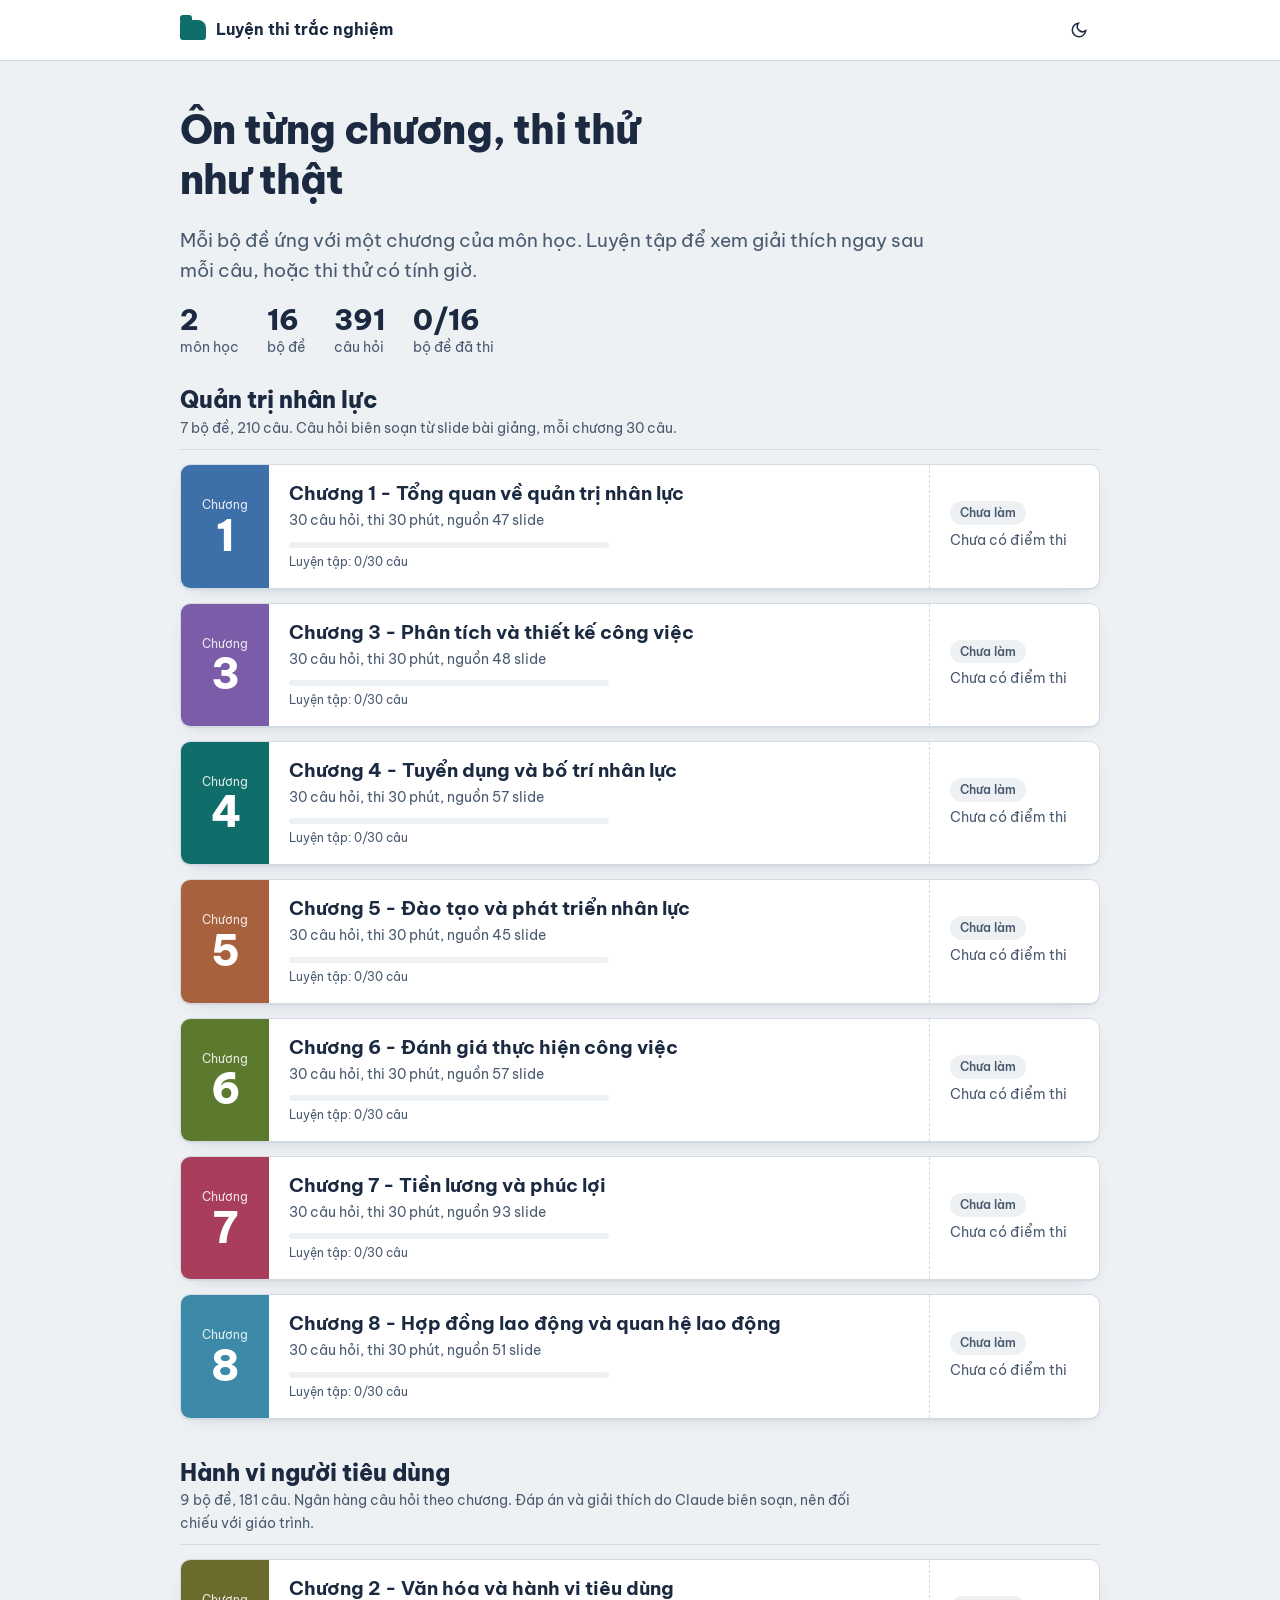
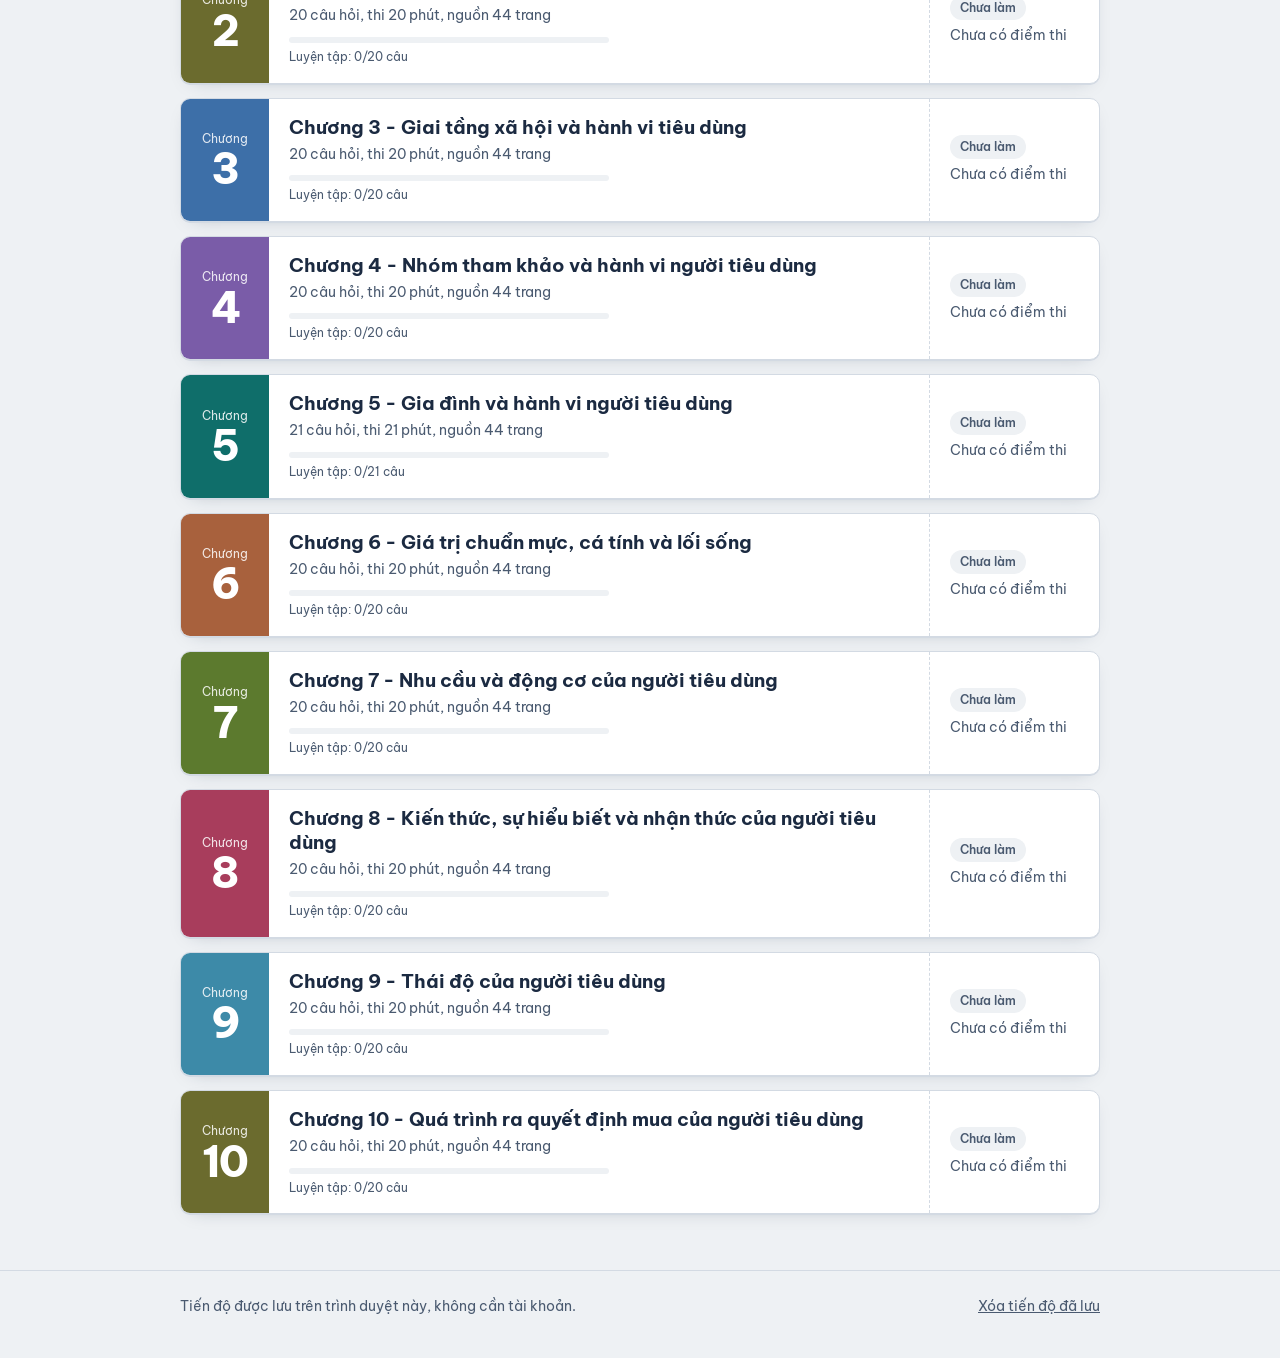
<file: index.html>
<!DOCTYPE html>
<html lang="vi" data-root=".">
<head>
  <meta charset="UTF-8">
  <meta name="viewport" content="width=device-width, initial-scale=1">
  <title>Luyện thi trắc nghiệm</title>
  <meta name="description" content="Luyện tập và thi thử trắc nghiệm theo từng chương: Quản trị nhân lực, Hành vi người tiêu dùng.">
  <link rel="icon" href="data:image/svg+xml,%3Csvg xmlns=%27http://www.w3.org/2000/svg%27 viewBox=%270 0 32 32%27%3E%3Cpath d=%27M3 8h10l3 3h13v16H3z%27 fill=%27%230f6e6a%27/%3E%3C/svg%3E">
  <link rel="preconnect" href="https://fonts.googleapis.com">
  <link rel="preconnect" href="https://fonts.gstatic.com" crossorigin>
  <link href="https://fonts.googleapis.com/css2?family=Be+Vietnam+Pro:wght@400;600;700;800&display=swap" rel="stylesheet">
  <link rel="stylesheet" href="css/style.css">
</head>
<body>
  <header class="site-header">
    <div class="wrap">
      <a class="brand" href="index.html"><span class="brand-mark" aria-hidden="true"></span><span id="site-title">Luyện thi trắc nghiệm</span></a>
      <div class="header-actions">
        <button id="theme-toggle" class="btn btn-ghost icon-btn" type="button" aria-pressed="false" aria-label="Chuyển giao diện tối"></button>
      </div>
    </div>
  </header>

  <main class="wrap" id="home-content">
    <section class="home-intro">
      <h1>Ôn từng chương, thi thử như thật</h1>
      <p>Mỗi bộ đề ứng với một chương của môn học. Luyện tập để xem giải thích ngay sau mỗi câu, hoặc thi thử có tính giờ.</p>
      <div class="totals" id="totals" aria-live="polite"></div>
    </section>

    <div id="drawer" class="subjects">
      <p class="loading">Đang tải danh sách bộ đề…</p>
    </div>
  </main>

  <footer class="site-footer">
    <div class="wrap">
      <span>Tiến độ được lưu trên trình duyệt này, không cần tài khoản.</span>
      <button class="link-btn" id="reset-progress" type="button">Xóa tiến độ đã lưu</button>
    </div>
  </footer>

  <script src="js/storage.js"></script>
  <script src="js/data-loader.js"></script>
  <script src="js/app.js"></script>
</body>
</html>
</file>
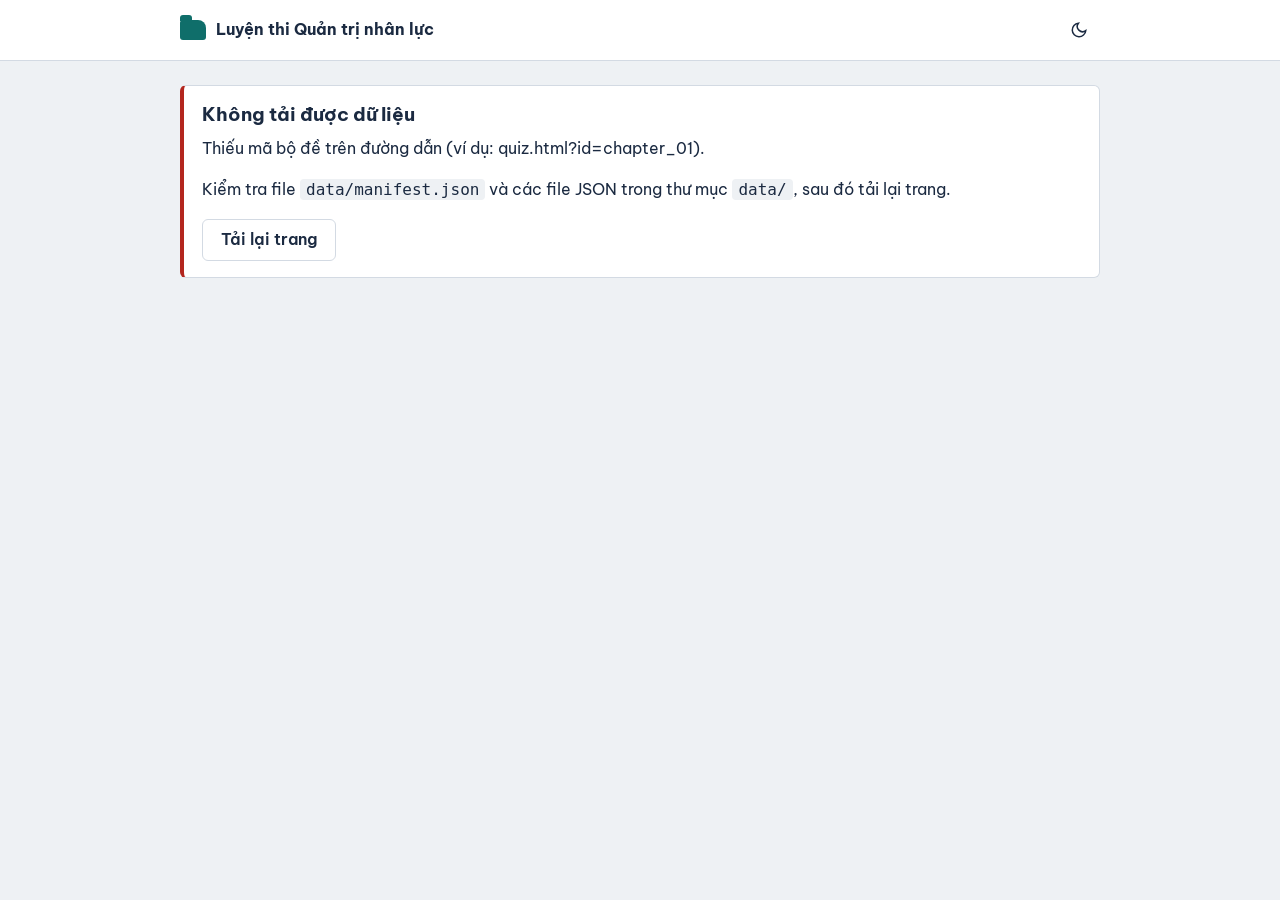
<file: pages/quiz.html>
<!DOCTYPE html>
<html lang="vi" data-root="..">
<head>
  <meta charset="UTF-8">
  <meta name="viewport" content="width=device-width, initial-scale=1">
  <title>Bộ đề – Luyện thi Quản trị nhân lực</title>
  <link rel="icon" href="data:image/svg+xml,%3Csvg xmlns=%27http://www.w3.org/2000/svg%27 viewBox=%270 0 32 32%27%3E%3Cpath d=%27M3 8h10l3 3h13v16H3z%27 fill=%27%230f6e6a%27/%3E%3C/svg%3E">
  <link rel="preconnect" href="https://fonts.googleapis.com">
  <link rel="preconnect" href="https://fonts.gstatic.com" crossorigin>
  <link href="https://fonts.googleapis.com/css2?family=Be+Vietnam+Pro:wght@400;600;700;800&display=swap" rel="stylesheet">
  <link rel="stylesheet" href="../css/style.css">
  <link rel="stylesheet" href="../css/quiz.css">
</head>
<body>
  <header class="site-header">
    <div class="wrap">
      <a class="brand" href="../index.html"><span class="brand-mark" aria-hidden="true"></span><span>Luyện thi Quản trị nhân lực</span></a>
      <div class="header-actions">
        <button id="theme-toggle" class="btn btn-ghost icon-btn" type="button" aria-pressed="false" aria-label="Chuyển giao diện tối"></button>
      </div>
    </div>
  </header>

  <main class="wrap" id="quiz-root">
    <p class="loading">Đang tải bộ đề…</p>

    <!-- Trang chi tiết bộ đề -->
    <section id="view-detail" class="view" hidden>
      <a class="back-link" href="../index.html">Tất cả bộ đề</a>
      <div class="detail-head">
        <span class="detail-tab" id="detail-tab" aria-hidden="true"><small>Chương</small><b id="detail-num"></b></span>
        <div>
          <h1 id="detail-title"></h1>
          <p class="detail-desc" id="detail-desc"></p>
        </div>
      </div>

      <div class="detail-grid">
        <div class="panel">
          <h2>Thông tin bộ đề</h2>
          <dl class="facts" id="detail-facts"></dl>
          <h3>Chủ đề trong bộ đề</h3>
          <ul class="topic-list" id="detail-topics"></ul>
        </div>

        <div class="panel">
          <h2>Chọn chế độ</h2>
          <fieldset class="modes">
            <legend class="visually-hidden">Chế độ làm bài</legend>
            <label class="mode">
              <input type="radio" name="mode" value="practice" checked>
              <span class="mode-body">
                <b>Luyện tập</b>
                <span>Xem đúng/sai và lời giải thích ngay sau mỗi câu. Không tính giờ, tiến độ được lưu lại.</span>
              </span>
            </label>
            <label class="mode">
              <input type="radio" name="mode" value="exam">
              <span class="mode-body">
                <b>Thi thử</b>
                <span id="exam-mode-desc">Làm cả 30 câu trong 30 phút, chỉ xem đáp án sau khi nộp bài. Hết giờ bài sẽ tự nộp.</span>
              </span>
            </label>
          </fieldset>
          <label class="check"><input type="checkbox" id="opt-shuffle"> Trộn thứ tự câu hỏi</label>
          <button class="btn btn-primary btn-block" id="start-btn" type="button">Bắt đầu luyện tập</button>
          <div class="history" id="detail-history"></div>
        </div>
      </div>
    </section>

    <!-- Chế độ luyện tập -->
    <section id="view-practice" class="view" hidden>
      <div class="run-bar">
        <button class="btn btn-ghost" type="button" data-action="exit">Thoát</button>
        <div class="run-progress">
          <span id="p-count"></span>
          <span class="meter"><i id="p-meter"></i></span>
        </div>
        <span class="run-score" id="p-score"></span>
      </div>

      <article class="q-card" id="p-card" aria-live="polite"></article>

      <div class="q-nav">
        <button class="btn" type="button" id="p-prev">Câu trước</button>
        <button class="btn btn-ghost btn-danger" type="button" id="p-reset">Làm lại từ đầu</button>
        <button class="btn btn-primary" type="button" id="p-next">Câu tiếp theo</button>
      </div>
      <p class="kbd-hint">Phím tắt: A–D hoặc 1–4 để chọn, ← → để chuyển câu.</p>
    </section>

    <!-- Chế độ thi -->
    <section id="view-exam" class="view" hidden>
      <div class="run-bar exam-bar">
        <span class="timer" id="e-timer" role="timer" aria-live="off">30:00</span>
        <span class="run-progress"><span id="e-count"></span><span class="meter"><i id="e-meter"></i></span></span>
        <button class="btn btn-primary" type="button" id="e-submit">Nộp bài</button>
      </div>

      <div class="exam-layout">
        <div>
          <article class="q-card" id="e-card"></article>
          <div class="q-nav">
            <button class="btn" type="button" id="e-prev">Câu trước</button>
            <button class="btn btn-ghost" type="button" id="e-flag" aria-pressed="false">Đánh dấu xem lại</button>
            <button class="btn" type="button" id="e-next">Câu tiếp theo</button>
          </div>
          <p class="kbd-hint">Phím tắt: A–D hoặc 1–4 để chọn, ← → để chuyển câu, F để đánh dấu.</p>
        </div>
        <aside class="panel navigator" aria-label="Danh sách câu hỏi">
          <h2>Danh sách câu</h2>
          <div class="nav-grid" id="e-grid"></div>
          <ul class="legend">
            <li><i class="dot answered"></i>Đã trả lời</li>
            <li><i class="dot"></i>Chưa trả lời</li>
            <li><i class="dot flagged"></i>Cần xem lại</li>
          </ul>
        </aside>
      </div>
    </section>

    <dialog id="confirm-dialog" class="dialog">
      <form method="dialog">
        <h2 id="confirm-title">Nộp bài?</h2>
        <p id="confirm-text"></p>
        <div class="dialog-actions">
          <button class="btn" value="cancel" type="submit">Làm tiếp</button>
          <button class="btn btn-primary" value="ok" type="submit" id="confirm-ok">Nộp bài</button>
        </div>
      </form>
    </dialog>
  </main>

  <script src="../js/storage.js"></script>
  <script src="../js/data-loader.js"></script>
  <script src="../js/app.js"></script>
  <script src="../js/quiz.js"></script>
</body>
</html>
</file>
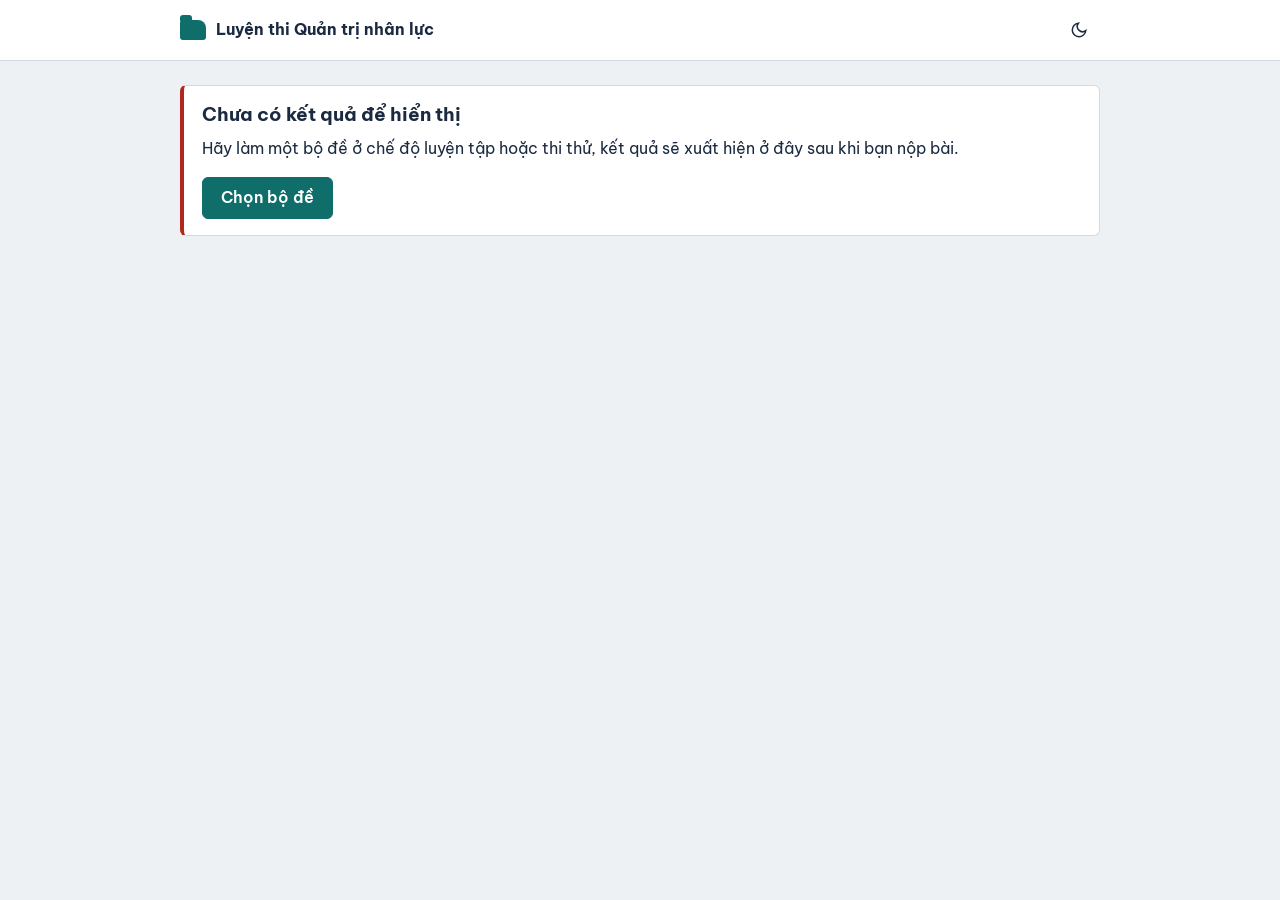
<file: pages/result.html>
<!DOCTYPE html>
<html lang="vi" data-root="..">
<head>
  <meta charset="UTF-8">
  <meta name="viewport" content="width=device-width, initial-scale=1">
  <title>Kết quả – Luyện thi Quản trị nhân lực</title>
  <link rel="icon" href="data:image/svg+xml,%3Csvg xmlns=%27http://www.w3.org/2000/svg%27 viewBox=%270 0 32 32%27%3E%3Cpath d=%27M3 8h10l3 3h13v16H3z%27 fill=%27%230f6e6a%27/%3E%3C/svg%3E">
  <link rel="preconnect" href="https://fonts.googleapis.com">
  <link rel="preconnect" href="https://fonts.gstatic.com" crossorigin>
  <link href="https://fonts.googleapis.com/css2?family=Be+Vietnam+Pro:wght@400;600;700;800&display=swap" rel="stylesheet">
  <link rel="stylesheet" href="../css/style.css">
  <link rel="stylesheet" href="../css/result.css">
</head>
<body>
  <header class="site-header">
    <div class="wrap">
      <a class="brand" href="../index.html"><span class="brand-mark" aria-hidden="true"></span><span>Luyện thi Quản trị nhân lực</span></a>
      <div class="header-actions">
        <button id="theme-toggle" class="btn btn-ghost icon-btn" type="button" aria-pressed="false" aria-label="Chuyển giao diện tối"></button>
      </div>
    </div>
  </header>

  <main class="wrap" id="result-root">
    <p class="loading">Đang tải kết quả…</p>

    <section id="result-view" hidden>
      <div class="result-head">
        <div class="score-sheet">
          <p class="score-label" id="r-mode"></p>
          <p class="score-big"><span id="r-score"></span><small>/10</small></p>
          <p class="score-sub" id="r-sub"></p>
        </div>
        <div class="result-info">
          <h1 id="r-title"></h1>
          <p class="time-up" id="r-timeup" hidden>Hết giờ, bài đã được tự động nộp.</p>
          <div class="split" id="r-split" role="img"></div>
          <dl class="stats" id="r-stats"></dl>
          <div class="result-actions">
            <a class="btn btn-primary" id="r-retry" href="#">Làm lại bài</a>
            <a class="btn" id="r-detail" href="#">Chọn chế độ khác</a>
            <a class="btn btn-ghost" href="../index.html">Về trang chủ</a>
          </div>
        </div>
      </div>

      <section class="review">
        <div class="review-head">
          <h2>Chi tiết từng câu</h2>
          <div class="filters" role="group" aria-label="Lọc câu hỏi" id="r-filters"></div>
        </div>
        <ol class="review-list" id="r-list"></ol>
      </section>
    </section>
  </main>

  <script src="../js/storage.js"></script>
  <script src="../js/data-loader.js"></script>
  <script src="../js/app.js"></script>
  <script src="../js/result.js"></script>
</body>
</html>
</file>
<file: css/style.css>
/* ===== Design tokens ===== */
:root {
  --paper: #eef1f4;
  --sheet: #ffffff;
  --ink: #1b2a41;
  --ink-soft: #4a5a70;
  --line: #d3dae3;
  --accent: #0f6e6a;
  --accent-soft: #dcefed;
  --ok: #2e7d32;
  --ok-soft: #e3f2e4;
  --bad: #b3261e;
  --bad-soft: #fbe5e3;
  --warn: #9a6400;
  --warn-soft: #fff1d6;
  --focus: #2563eb;

  /* chapter tab hues (index tabs) */
  --tab-1: #3d6fa8; --tab-2: #7a5ca8; --tab-3: #0f6e6a; --tab-4: #a8613d;
  --tab-5: #5c7a2e; --tab-6: #a83d5c; --tab-7: #3d8aa8; --tab-8: #6b6b2e;

  --font: "Be Vietnam Pro", system-ui, -apple-system, "Segoe UI", Roboto, Arial, sans-serif;
  --step--1: 0.875rem;
  --step-0: 1rem;
  --step-1: 1.2rem;
  --step-2: 1.44rem;
  --step-3: 1.73rem;
  --step-4: 2.49rem;

  --r-sm: 6px;
  --r-md: 10px;
  --shadow: 0 1px 0 var(--line), 0 6px 18px -12px rgba(27, 42, 65, .35);
  --maxw: 960px;
}

html[data-theme="dark"] {
  --paper: #141b26;
  --sheet: #1c2533;
  --ink: #e6ebf2;
  --ink-soft: #a6b2c3;
  --line: #2f3b4d;
  --accent: #4fb8b1;
  --accent-soft: #1c3836;
  --ok: #6cc070;
  --ok-soft: #1d3320;
  --bad: #f08a80;
  --bad-soft: #3d2120;
  --warn: #e3b25a;
  --warn-soft: #3a2f17;
  --focus: #7aa7ff;
  --shadow: 0 1px 0 var(--line), 0 8px 20px -14px rgba(0, 0, 0, .7);
}

/* ===== Base ===== */
*, *::before, *::after { box-sizing: border-box; }
html { -webkit-text-size-adjust: 100%; }
body {
  margin: 0;
  font-family: var(--font);
  font-size: var(--step-0);
  line-height: 1.6;
  color: var(--ink);
  background: var(--paper);
  min-height: 100vh;
}
h1, h2, h3 { line-height: 1.25; margin: 0 0 .5em; }
p { margin: 0 0 1em; }
a { color: var(--accent); }
button { font: inherit; color: inherit; }
:focus-visible { outline: 3px solid var(--focus); outline-offset: 2px; border-radius: 4px; }
.visually-hidden {
  position: absolute !important; width: 1px; height: 1px; overflow: hidden;
  clip: rect(0 0 0 0); white-space: nowrap;
}
@media (prefers-reduced-motion: reduce) {
  *, *::before, *::after { animation: none !important; transition: none !important; }
}

.wrap { max-width: var(--maxw); margin: 0 auto; padding: 0 20px; }

/* ===== Header ===== */
.site-header {
  border-bottom: 1px solid var(--line);
  background: var(--sheet);
}
.site-header .wrap {
  display: flex; align-items: center; justify-content: space-between; gap: 16px;
  min-height: 60px;
}
.brand {
  display: flex; align-items: center; gap: 10px;
  font-weight: 700; color: var(--ink); text-decoration: none; font-size: var(--step-0);
}
.brand-mark {
  width: 26px; height: 20px; border-radius: 3px 8px 3px 3px; background: var(--accent);
  position: relative;
}
.brand-mark::before {
  content: ""; position: absolute; left: 0; top: -5px; width: 12px; height: 6px;
  background: var(--accent); border-radius: 3px 3px 0 0;
}
.header-actions { display: flex; gap: 8px; align-items: center; }

/* ===== Buttons ===== */
.btn {
  display: inline-flex; align-items: center; justify-content: center; gap: 8px;
  min-height: 42px; padding: 0 18px; border-radius: var(--r-sm);
  border: 1px solid var(--line); background: var(--sheet); color: var(--ink);
  font-weight: 600; cursor: pointer; text-decoration: none;
  transition: background .15s, border-color .15s;
}
.btn:hover { border-color: var(--ink-soft); }
.btn-primary { background: var(--accent); border-color: var(--accent); color: #fff; }
html[data-theme="dark"] .btn-primary { color: #0e1a19; }
.btn-primary:hover { filter: brightness(1.08); border-color: var(--accent); }
.btn-ghost { background: transparent; border-color: transparent; }
.btn-ghost:hover { background: var(--accent-soft); border-color: transparent; }
.btn-danger { color: var(--bad); }
.btn[disabled] { opacity: .45; cursor: not-allowed; }
.icon-btn { min-width: 42px; padding: 0 10px; }

/* ===== Home ===== */
.home-intro { padding: 44px 0 20px; }
.home-intro h1 { font-size: var(--step-4); font-weight: 800; letter-spacing: -0.02em; max-width: 18ch; }
.home-intro p { color: var(--ink-soft); max-width: 60ch; font-size: var(--step-1); }
.totals { display: flex; flex-wrap: wrap; gap: 28px; margin-top: 18px; }
.totals div { display: flex; flex-direction: column; }
.totals strong { font-size: var(--step-3); font-weight: 800; line-height: 1.1; }
.totals span { color: var(--ink-soft); font-size: var(--step--1); }

.subjects { margin: 8px 0 56px; display: grid; gap: 40px; }
.subject-head { margin-bottom: 14px; border-bottom: 1px solid var(--line); padding-bottom: 10px; }
.subject-head h2 { font-size: var(--step-2); font-weight: 800; margin: 0 0 2px; }
.subject-head p { color: var(--ink-soft); font-size: var(--step--1); margin: 0; max-width: 75ch; }
.drawer { list-style: none; margin: 0; padding: 0; display: grid; gap: 14px; }

/* Folder row: index tab on the left carries the chapter number */
.folder {
  display: grid; grid-template-columns: 88px 1fr auto; align-items: stretch;
  background: var(--sheet); border-radius: var(--r-md); box-shadow: var(--shadow);
  text-decoration: none; color: inherit; overflow: hidden;
  border: 1px solid var(--line);
}
.folder:hover { border-color: var(--tab, var(--accent)); }
.folder-tab {
  background: var(--tab, var(--accent)); color: #fff;
  display: flex; flex-direction: column; align-items: center; justify-content: center;
  padding: 14px 6px;
}
.folder-tab small { font-size: .72rem; opacity: .85; }
.folder-tab b { font-size: 2.6rem; font-weight: 800; line-height: 1; letter-spacing: -0.03em; }
.folder-body { padding: 16px 20px; min-width: 0; display: block; }
.folder-body .meter { max-width: 320px; }
.folder-body h3 { font-size: var(--step-1); font-weight: 700; margin: 0 0 4px; }
.folder-meta { color: var(--ink-soft); font-size: var(--step--1); margin: 0 0 10px; }
.folder-desc { color: var(--ink-soft); font-size: var(--step--1); margin: 0 0 10px; max-width: 70ch; }
.folder-side {
  padding: 16px 20px; border-left: 1px dashed var(--line);
  display: flex; flex-direction: column; justify-content: center; gap: 4px; min-width: 170px;
  font-size: var(--step--1); color: var(--ink-soft);
}
.folder-side .score { font-size: var(--step-2); font-weight: 800; color: var(--ink); line-height: 1.1; }
.status {
  display: inline-block; padding: 2px 10px; border-radius: 999px; font-size: .78rem; font-weight: 600;
  background: var(--paper); color: var(--ink-soft); width: fit-content;
}
.status.done { background: var(--ok-soft); color: var(--ok); }
.status.doing { background: var(--warn-soft); color: var(--warn); }

.meter { display: block; height: 6px; background: var(--paper); border-radius: 99px; overflow: hidden; }
.meter > i { display: block; height: 100%; background: var(--tab, var(--accent)); border-radius: 99px; }
.meter-label { display: block; font-size: .78rem; color: var(--ink-soft); margin-top: 4px; }

/* ===== States ===== */
.notice {
  background: var(--sheet); border: 1px solid var(--line); border-left: 4px solid var(--bad);
  border-radius: var(--r-sm); padding: 16px 18px; margin: 24px 0;
}
.notice h2 { font-size: var(--step-1); }
.notice code { background: var(--paper); padding: 1px 6px; border-radius: 4px; }
.loading { color: var(--ink-soft); padding: 40px 0; }

.site-footer { color: var(--ink-soft); font-size: var(--step--1); padding: 24px 0 40px; border-top: 1px solid var(--line); }
.site-footer .wrap { display: flex; flex-wrap: wrap; gap: 12px; justify-content: space-between; }
.link-btn { background: none; border: 0; color: var(--ink-soft); text-decoration: underline; cursor: pointer; padding: 0; font-size: inherit; }

@media (max-width: 720px) {
  .home-intro { padding-top: 28px; }
  .home-intro h1 { font-size: var(--step-3); }
  .folder { grid-template-columns: 64px 1fr; }
  .folder-tab b { font-size: 2rem; }
  .folder-side {
    grid-column: 1 / -1; border-left: 0; border-top: 1px dashed var(--line);
    flex-direction: row; flex-wrap: wrap; align-items: center; justify-content: space-between;
  }
}
</file>
<file: css/quiz.css>
/* ===== Trang chi tiết ===== */
.back-link { display: inline-block; margin: 24px 0 8px; color: var(--ink-soft); font-size: var(--step--1); }
.back-link::before { content: "‹ "; }
.detail-head { display: flex; gap: 20px; align-items: flex-start; margin: 8px 0 24px; }
.detail-tab {
  flex: none; width: 84px; padding: 14px 0; border-radius: var(--r-md) var(--r-md) var(--r-md) 0;
  background: var(--tab, var(--accent)); color: #fff; text-align: center;
  display: flex; flex-direction: column;
}
.detail-tab small { font-size: .72rem; opacity: .85; }
.detail-tab b { font-size: 2.8rem; font-weight: 800; line-height: 1; letter-spacing: -0.03em; }
.detail-head h1 { font-size: var(--step-3); font-weight: 800; letter-spacing: -0.01em; }
.detail-desc { color: var(--ink-soft); max-width: 65ch; margin: 0; }

.detail-grid { display: grid; grid-template-columns: 1.1fr 1fr; gap: 20px; margin-bottom: 56px; align-items: start; }
.panel {
  background: var(--sheet); border: 1px solid var(--line); border-radius: var(--r-md);
  box-shadow: var(--shadow); padding: 22px;
}
.panel h2 { font-size: var(--step-1); }
.panel h3 { font-size: var(--step-0); margin-top: 20px; }
.muted { color: var(--ink-soft); }

.facts { margin: 0; display: grid; gap: 0; }
.facts div { display: grid; grid-template-columns: 140px 1fr; gap: 12px; padding: 8px 0; border-bottom: 1px solid var(--line); }
.facts div:last-child { border-bottom: 0; }
.facts dt { color: var(--ink-soft); font-size: var(--step--1); }
.facts dd { margin: 0; font-weight: 600; overflow-wrap: anywhere; }
.facts.compact div { grid-template-columns: 1fr auto; }

.topic-list { list-style: none; padding: 0; margin: 0; display: grid; gap: 6px; }
.topic-list li { display: flex; justify-content: space-between; gap: 12px; font-size: var(--step--1); }
.topic-list b { color: var(--ink-soft); font-weight: 600; white-space: nowrap; }

.modes { border: 0; padding: 0; margin: 0 0 14px; display: grid; gap: 10px; }
.mode { display: block; cursor: pointer; }
.mode input { position: absolute; opacity: 0; pointer-events: none; }
.mode-body {
  display: block; padding: 14px 16px 14px 46px; border: 2px solid var(--line); border-radius: var(--r-md);
  position: relative; transition: border-color .15s, background .15s;
}
.mode-body::before {
  content: ""; position: absolute; left: 16px; top: 18px; width: 18px; height: 18px;
  border-radius: 50%; border: 2px solid var(--ink-soft);
}
.mode-body b { display: block; font-size: var(--step-0); }
.mode-body span { color: var(--ink-soft); font-size: var(--step--1); }
.mode input:checked + .mode-body { border-color: var(--accent); background: var(--accent-soft); }
.mode input:checked + .mode-body::before { border-color: var(--accent); background: radial-gradient(var(--accent) 45%, transparent 50%); }
.mode input:focus-visible + .mode-body { outline: 3px solid var(--focus); outline-offset: 2px; }
.check { display: flex; gap: 8px; align-items: center; margin: 0 0 16px; font-size: var(--step--1); cursor: pointer; }
.check input { width: 18px; height: 18px; accent-color: var(--accent); }
.btn-block { width: 100%; min-height: 48px; font-size: var(--step-0); }
.history { margin-top: 18px; }

/* ===== Thanh chạy (luyện tập/thi) ===== */
.run-bar {
  position: sticky; top: 0; z-index: 5;
  display: flex; align-items: center; gap: 16px; padding: 12px 0;
  background: var(--paper); border-bottom: 1px solid var(--line); margin-bottom: 20px;
}
.run-progress { flex: 1; display: flex; flex-direction: column; gap: 4px; font-size: var(--step--1); color: var(--ink-soft); min-width: 0; }
.run-progress .meter > i { background: var(--tab, var(--accent)); transition: width .3s; }
.run-score { font-weight: 700; color: var(--ok); white-space: nowrap; }
.timer {
  font-variant-numeric: tabular-nums; font-weight: 800; font-size: var(--step-2);
  padding: 2px 12px; border-radius: var(--r-sm); background: var(--sheet); border: 1px solid var(--line);
}
.timer.is-low { color: var(--bad); border-color: var(--bad); background: var(--bad-soft); }

/* ===== Thẻ câu hỏi ===== */
.q-card {
  background: var(--sheet); border: 1px solid var(--line); border-radius: var(--r-md);
  box-shadow: var(--shadow); padding: 24px; border-top: 4px solid var(--tab, var(--accent));
}
.q-head { display: flex; flex-wrap: wrap; gap: 8px; align-items: center; margin-bottom: 12px; font-size: var(--step--1); }
.q-num { font-weight: 700; }
.q-level, .q-topic { padding: 2px 10px; border-radius: 999px; font-size: .78rem; font-weight: 600; background: var(--paper); color: var(--ink-soft); }
.lv-easy { background: var(--ok-soft); color: var(--ok); }
.lv-medium { background: var(--warn-soft); color: var(--warn); }
.lv-hard { background: var(--bad-soft); color: var(--bad); }
.q-text { font-size: var(--step-1); font-weight: 600; line-height: 1.5; max-width: 70ch; margin-bottom: 18px; }

.options { display: grid; gap: 10px; }
.opt {
  display: grid; grid-template-columns: 34px 1fr; gap: 12px; align-items: start; text-align: left;
  padding: 12px 14px; border: 2px solid var(--line); border-radius: var(--r-md); background: var(--sheet);
  cursor: pointer; line-height: 1.5; transition: border-color .15s, background .15s;
}
.opt:hover:not([disabled]) { border-color: var(--ink-soft); }
.opt[disabled] { cursor: default; }
.opt-key {
  width: 30px; height: 30px; border-radius: 50%; display: grid; place-items: center;
  border: 2px solid var(--line); font-weight: 700; font-size: var(--step--1);
}
.opt.is-selected { border-color: var(--accent); background: var(--accent-soft); }
.opt.is-selected .opt-key { background: var(--accent); border-color: var(--accent); color: #fff; }
.opt.is-correct { border-color: var(--ok); background: var(--ok-soft); }
.opt.is-correct .opt-key { background: var(--ok); border-color: var(--ok); color: #fff; }
.opt.is-wrong { border-color: var(--bad); background: var(--bad-soft); }
.opt.is-wrong .opt-key { background: var(--bad); border-color: var(--bad); color: #fff; }
.opt.is-correct .opt-key::after { content: ""; }
.opt.pop { animation: pop .22s ease-out; }
@keyframes pop { 0% { transform: scale(.98); } 60% { transform: scale(1.01); } 100% { transform: scale(1); } }

.feedback { margin-top: 18px; padding: 14px 16px; border-radius: var(--r-md); border-left: 4px solid; animation: reveal .25s ease-out; }
.feedback.is-ok { background: var(--ok-soft); border-color: var(--ok); }
.feedback.is-bad { background: var(--bad-soft); border-color: var(--bad); }
.feedback p { margin: 0 0 6px; max-width: 75ch; }
.fb-title { font-weight: 700; }
.feedback.is-ok .fb-title { color: var(--ok); }
.feedback.is-bad .fb-title { color: var(--bad); }
.fb-src { font-size: var(--step--1); color: var(--ink-soft); }
@keyframes reveal { from { opacity: 0; transform: translateY(-4px); } to { opacity: 1; transform: none; } }

.q-nav { display: flex; justify-content: space-between; gap: 10px; margin: 18px 0 8px; flex-wrap: wrap; }
.kbd-hint { font-size: .8rem; color: var(--ink-soft); margin-bottom: 48px; }

/* ===== Bố cục thi ===== */
.exam-layout { display: grid; grid-template-columns: 1fr 260px; gap: 20px; align-items: start; }
.navigator { position: sticky; top: 76px; padding: 18px; }
.nav-grid { display: grid; grid-template-columns: repeat(5, 1fr); gap: 6px; }
.nav-cell {
  aspect-ratio: 1; min-height: 36px; border-radius: var(--r-sm); border: 1px solid var(--line);
  background: var(--sheet); font-weight: 600; font-size: var(--step--1); cursor: pointer; position: relative;
}
.nav-cell.answered { background: var(--accent); border-color: var(--accent); color: #fff; }
html[data-theme="dark"] .nav-cell.answered { color: #0e1a19; }
.nav-cell.flagged::after {
  content: ""; position: absolute; top: 3px; right: 3px; width: 8px; height: 8px; border-radius: 50%;
  background: var(--warn); box-shadow: 0 0 0 2px var(--sheet);
}
.nav-cell.current { outline: 2px solid var(--ink); outline-offset: 1px; }
.legend { list-style: none; padding: 0; margin: 14px 0 0; display: grid; gap: 4px; font-size: .8rem; color: var(--ink-soft); }
.legend li { display: flex; align-items: center; gap: 8px; }
.dot { width: 14px; height: 14px; border-radius: 4px; border: 1px solid var(--line); background: var(--sheet); display: inline-block; position: relative; }
.dot.answered { background: var(--accent); border-color: var(--accent); }
.dot.flagged::after { content: ""; position: absolute; inset: 3px; border-radius: 50%; background: var(--warn); }
#e-flag[aria-pressed="true"] { background: var(--warn-soft); color: var(--warn); }

/* ===== Hộp thoại ===== */
.dialog {
  border: 1px solid var(--line); border-radius: var(--r-md); padding: 24px; max-width: 420px; width: calc(100% - 32px);
  background: var(--sheet); color: var(--ink); box-shadow: 0 20px 60px -20px rgba(0,0,0,.5);
}
.dialog::backdrop { background: rgba(20, 27, 38, .55); }
.dialog h2 { font-size: var(--step-1); }
.dialog-actions { display: flex; justify-content: flex-end; gap: 10px; margin-top: 8px; }

@media (max-width: 860px) {
  .detail-grid { grid-template-columns: 1fr; }
  .exam-layout { grid-template-columns: 1fr; }
  .navigator { position: static; padding: 14px; }
  .nav-grid { grid-template-columns: repeat(10, 1fr); }
  .nav-cell { aspect-ratio: auto; min-height: 34px; }
  .legend { display: flex; flex-wrap: wrap; gap: 4px 14px; }
}
@media (max-width: 560px) {
  .detail-head { gap: 14px; }
  .detail-tab { width: 64px; }
  .detail-tab b { font-size: 2rem; }
  .detail-head h1 { font-size: var(--step-2); }
  .q-card { padding: 18px 16px; }
  .q-text { font-size: var(--step-0); }
  .nav-grid { grid-template-columns: repeat(6, 1fr); }
  .timer { font-size: var(--step-1); }
  .facts div { grid-template-columns: 1fr; gap: 0; }
  .run-bar { gap: 10px; }
  .q-nav .btn { flex: 1 1 40%; }
  #p-reset, #e-flag { order: 3; flex-basis: 100%; }
}
</file>
<file: css/result.css>
.result-head {
  display: grid; grid-template-columns: 240px 1fr; gap: 28px; align-items: start; margin: 32px 0 40px;
}
.score-sheet {
  background: var(--tab, var(--accent)); color: #fff; border-radius: var(--r-md) var(--r-md) var(--r-md) 0;
  padding: 22px 22px 18px; text-align: left;
}
.score-label { margin: 0; font-size: var(--step--1); opacity: .9; }
.score-big { margin: 4px 0 2px; font-size: 4.2rem; font-weight: 800; line-height: 1; letter-spacing: -0.04em; font-variant-numeric: tabular-nums; }
.score-big small { font-size: var(--step-2); font-weight: 600; opacity: .8; letter-spacing: 0; }
.score-sub { margin: 0; font-size: var(--step--1); opacity: .9; }

.result-info h1 { font-size: var(--step-2); font-weight: 800; }
.time-up { background: var(--warn-soft); color: var(--warn); padding: 8px 12px; border-radius: var(--r-sm); font-weight: 600; width: fit-content; }

.split { display: flex; height: 12px; border-radius: 99px; overflow: hidden; background: var(--line); margin: 6px 0 18px; }
.split i { display: block; height: 100%; }
.s-ok { background: var(--ok); }
.s-bad { background: var(--bad); }
.s-none { background: var(--ink-soft); opacity: .35; }

.stats { display: grid; grid-template-columns: repeat(3, 1fr); gap: 10px; margin: 0 0 20px; }
.stat { background: var(--sheet); border: 1px solid var(--line); border-radius: var(--r-sm); padding: 10px 14px; }
.stat dt { font-size: .8rem; color: var(--ink-soft); }
.stat dd { margin: 0; font-size: var(--step-1); font-weight: 700; font-variant-numeric: tabular-nums; }
.stat.ok dd { color: var(--ok); }
.stat.bad dd { color: var(--bad); }
.stat.none dd { color: var(--ink-soft); }
.result-actions { display: flex; flex-wrap: wrap; gap: 10px; }

.review { margin-bottom: 56px; }
.review-head { display: flex; flex-wrap: wrap; justify-content: space-between; align-items: center; gap: 12px; margin-bottom: 14px; }
.review-head h2 { font-size: var(--step-2); margin: 0; }
.filters { display: flex; flex-wrap: wrap; gap: 6px; }
.chip {
  border: 1px solid var(--line); background: var(--sheet); border-radius: 999px; padding: 6px 14px;
  font-size: var(--step--1); cursor: pointer; min-height: 36px;
}
.chip b { color: var(--ink-soft); }
.chip[aria-pressed="true"] { background: var(--ink); color: var(--paper); border-color: var(--ink); }
.chip[aria-pressed="true"] b { color: inherit; }

.review-list { list-style: none; padding: 0; margin: 0; display: grid; gap: 12px; }
.review-item {
  background: var(--sheet); border: 1px solid var(--line); border-left: 5px solid var(--ink-soft);
  border-radius: var(--r-md); padding: 16px 20px;
}
.review-item.ok { border-left-color: var(--ok); }
.review-item.bad { border-left-color: var(--bad); }
.ri-head { display: flex; gap: 10px; align-items: center; font-size: var(--step--1); margin-bottom: 6px; }
.ri-num { font-weight: 700; }
.ri-status { padding: 1px 10px; border-radius: 999px; font-weight: 600; font-size: .78rem; background: var(--paper); color: var(--ink-soft); }
.ok .ri-status { background: var(--ok-soft); color: var(--ok); }
.bad .ri-status { background: var(--bad-soft); color: var(--bad); }
.ri-q { font-weight: 600; max-width: 75ch; }
.ri-answers { margin: 0 0 10px; display: grid; gap: 4px; }
.ri-answers div { display: grid; grid-template-columns: 110px 1fr; gap: 10px; }
.ri-answers dt { color: var(--ink-soft); font-size: var(--step--1); }
.ri-answers dd { margin: 0; }
.bad .ri-answers div:first-child dd { color: var(--bad); }
.ri-answers .right dd, .ok .ri-answers dd { color: var(--ok); font-weight: 600; }
.ri-exp { color: var(--ink-soft); font-size: var(--step--1); margin: 0 0 4px; max-width: 80ch; }
.ri-src { font-size: .8rem; color: var(--ink-soft); margin: 0; }
.empty { color: var(--ink-soft); padding: 20px 0; }

@media (max-width: 720px) {
  .result-head { grid-template-columns: 1fr; gap: 18px; margin-top: 20px; }
  .score-big { font-size: 3.4rem; }
  .stats { grid-template-columns: repeat(2, 1fr); }
  .ri-answers div { grid-template-columns: 1fr; gap: 0; }
}
</file>
